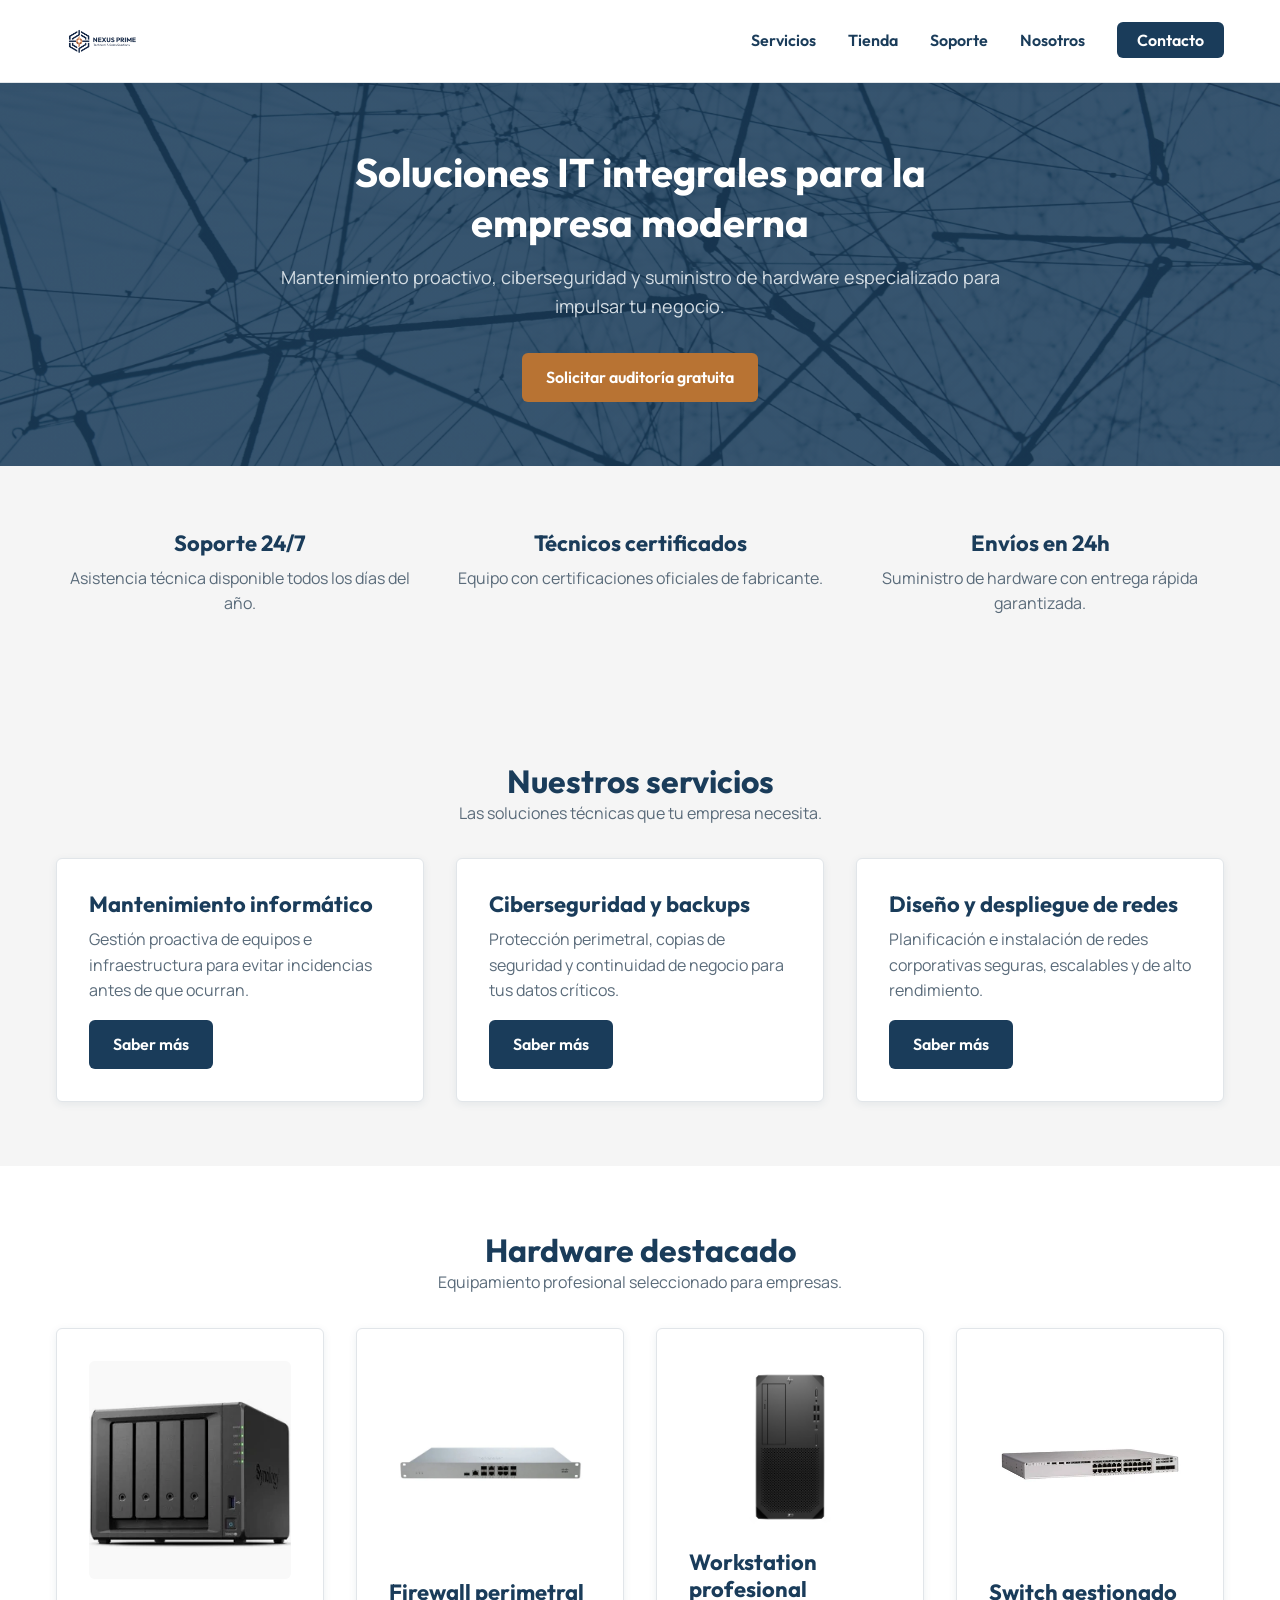
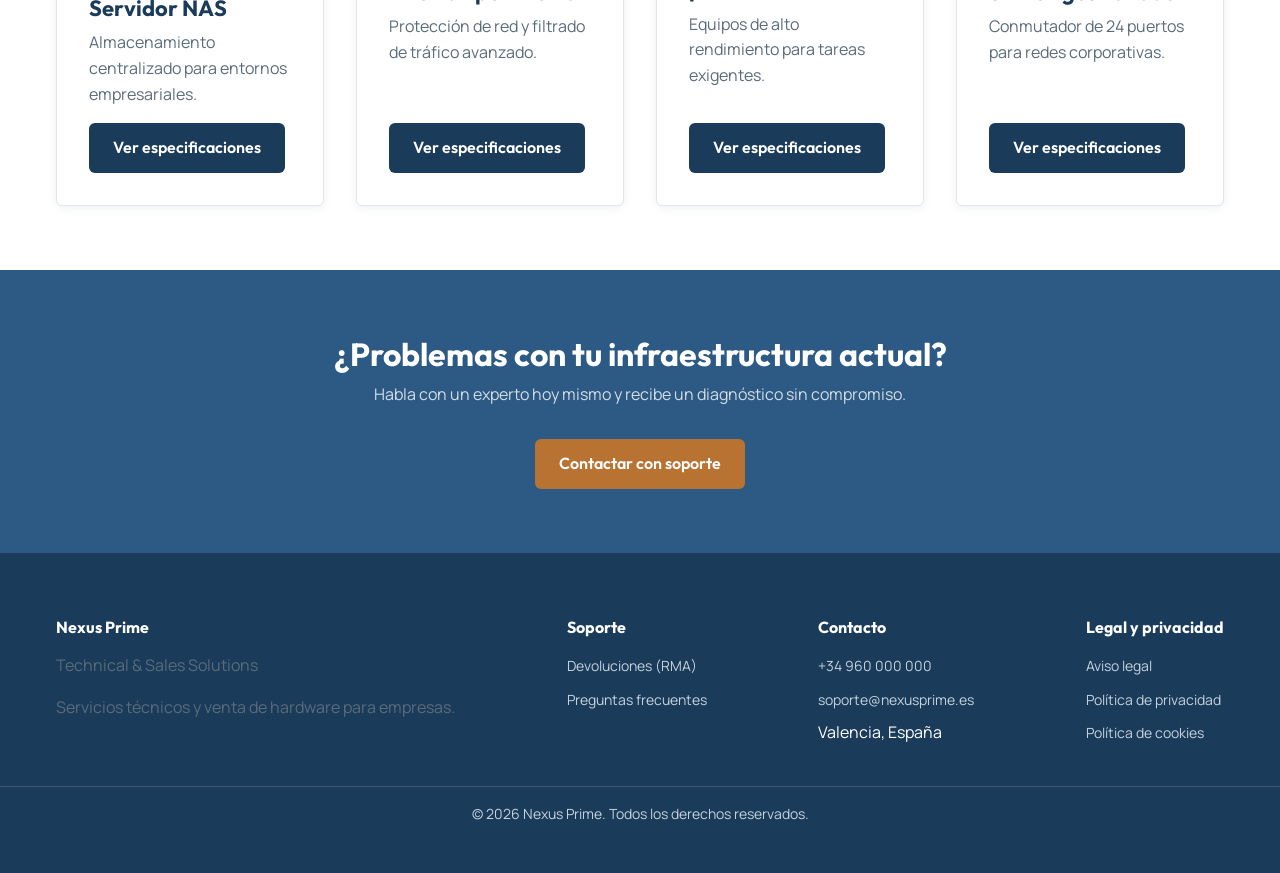
<file: index.html>
<!DOCTYPE html>
<html lang="es">
<head>

    <!-- ===== Metadatos ===== -->
    <meta charset="UTF-8">
    <meta name="viewport" content="width=device-width, initial-scale=1.0">
    <meta name="description" content="Nexus Prime - Servicios técnicos informáticos y venta de hardware para empresas. Mantenimiento, ciberseguridad, redes y suministro de equipos.">
    <title>Nexus Prime | Servicios Técnicos y Venta de Hardware</title>

    <!-- ===== Tipografías ===== -->
    <link rel="preconnect" href="https://fonts.googleapis.com">
    <link rel="preconnect" href="https://fonts.gstatic.com" crossorigin>
    <link href="https://fonts.googleapis.com/css2?family=Manrope:wght@400;500;600;700&family=Outfit:wght@400;600;700&display=swap" rel="stylesheet">

    <!-- ===== Hojas de estilo ===== -->
    <link rel="stylesheet" href="assets/css/reset.css">
    <link rel="stylesheet" href="assets/css/style.css">

</head>
<body>

    <!-- ==========================================================
         CABECERA / NAVBAR
         ========================================================== -->
    <header class="cabecera">
        <nav class="navbar" aria-label="Navegación principal">

            <a href="index.html" class="logo">
                <img src="img/logo_sin_fondo.png" alt="Nexus Prime - Technical &amp; Sales Solutions">
            </a>

            <!-- Botón hamburguesa (controlado por JavaScript en versión móvil) -->
            <button class="menu-hamburguesa" aria-label="Abrir menú de navegación" aria-expanded="false" aria-controls="nav-links">
                &#9776;
            </button>

            <ul class="nav-links" id="nav-links">
                <li><a href="servicios.html">Servicios</a></li>
                <li><a href="tienda.html">Tienda</a></li>
                <li><a href="soporte.html">Soporte</a></li>
                <li><a href="empresa.html">Nosotros</a></li>
                <li><a href="contacto.html" class="btn-contacto">Contacto</a></li>
            </ul>

        </nav>
    </header>

    <main>

        <!-- ==========================================================
             HERO
             ========================================================== -->
        <section class="hero">
            <div class="hero-contenido">
                <h1>Soluciones IT integrales para la empresa moderna</h1>
                <p class="hero-subtitulo">
                    Mantenimiento proactivo, ciberseguridad y suministro de hardware
                    especializado para impulsar tu negocio.
                </p>
                <a href="contacto.html" class="btn btn-primario">Solicitar auditoría gratuita</a>
            </div>
        </section>

        <!-- ==========================================================
             BLOQUE DE CONFIANZA
             ========================================================== -->
        <section class="seccion confianza">
            <div class="contenedor">
                <ul class="confianza-lista">
                    <li>
                        <h3>Soporte 24/7</h3>
                        <p>Asistencia técnica disponible todos los días del año.</p>
                    </li>
                    <li>
                        <h3>Técnicos certificados</h3>
                        <p>Equipo con certificaciones oficiales de fabricante.</p>
                    </li>
                    <li>
                        <h3>Envíos en 24h</h3>
                        <p>Suministro de hardware con entrega rápida garantizada.</p>
                    </li>
                </ul>
            </div>
        </section>

        <!-- ==========================================================
             SERVICIOS DESTACADOS
             ========================================================== -->
        <section class="seccion destacados">
            <div class="contenedor">

                <div class="seccion-titulo">
                    <h2>Nuestros servicios</h2>
                    <p>Las soluciones técnicas que tu empresa necesita.</p>
                </div>

                <div class="grid-tarjetas">

                    <article class="tarjeta">
                        <h3>Mantenimiento informático</h3>
                        <p>
                            Gestión proactiva de equipos e infraestructura para
                            evitar incidencias antes de que ocurran.
                        </p>
                        <a href="servicios.html" class="btn btn-secundario">Saber más</a>
                    </article>

                    <article class="tarjeta">
                        <h3>Ciberseguridad y backups</h3>
                        <p>
                            Protección perimetral, copias de seguridad y
                            continuidad de negocio para tus datos críticos.
                        </p>
                        <a href="servicios.html" class="btn btn-secundario">Saber más</a>
                    </article>

                    <article class="tarjeta">
                        <h3>Diseño y despliegue de redes</h3>
                        <p>
                            Planificación e instalación de redes corporativas
                            seguras, escalables y de alto rendimiento.
                        </p>
                        <a href="servicios.html" class="btn btn-secundario">Saber más</a>
                    </article>

                </div>
            </div>
        </section>

        <!-- ==========================================================
             PRODUCTOS DESTACADOS
             ========================================================== -->
        <section class="seccion productos">
            <div class="contenedor">

                <div class="seccion-titulo">
                    <h2>Hardware destacado</h2>
                    <p>Equipamiento profesional seleccionado para empresas.</p>
                </div>

                <div class="grid-tarjetas">

                    <article class="tarjeta tarjeta-producto">
                        <img src="img/productos/servidor.webp" alt="Servidor NAS de almacenamiento en red">
                        <h3>Servidor NAS</h3>
                        <p>Almacenamiento centralizado para entornos empresariales.</p>
                        <a href="det_productos.html?id=servidor-dell" class="btn btn-secundario">Ver especificaciones</a>
                    </article>

                    <article class="tarjeta tarjeta-producto">
                        <img src="img/productos/firewall.webp" alt="Firewall perimetral para protección de red">
                        <h3>Firewall perimetral</h3>
                        <p>Protección de red y filtrado de tráfico avanzado.</p>
                        <a href="det_productos.html?id=firewall-cisco" class="btn btn-secundario">Ver especificaciones</a>
                    </article>

                    <article class="tarjeta tarjeta-producto">
                        <img src="img/productos/workstation.webp" alt="Puesto de trabajo profesional">
                        <h3>Workstation profesional</h3>
                        <p>Equipos de alto rendimiento para tareas exigentes.</p>
                        <a href="det_productos.html?id=workstation-hp" class="btn btn-secundario">Ver especificaciones</a>
                    </article>

                    <article class="tarjeta tarjeta-producto">
                        <img src="img/productos/switch.webp" alt="Switch de red gestionado de 24 puertos">
                        <h3>Switch gestionado</h3>
                        <p>Conmutador de 24 puertos para redes corporativas.</p>
                        <a href="det_productos.html?id=switch-cisco" class="btn btn-secundario">Ver especificaciones</a>
                    </article>

                </div>
            </div>
        </section>

        <!-- ==========================================================
             PRE-FOOTER / CIERRE
             ========================================================== -->
        <section class="cierre">
            <div class="contenedor">
                <h2>¿Problemas con tu infraestructura actual?</h2>
                <p>Habla con un experto hoy mismo y recibe un diagnóstico sin compromiso.</p>
                <a href="contacto.html" class="btn btn-primario">Contactar con soporte</a>
            </div>
        </section>

    </main>

    <!-- ==========================================================
         FOOTER
         ========================================================== -->
    <footer class="footer">
        <div class="footer-contenido">

            <div class="footer-columna">
                <h4>Nexus Prime</h4>
                <p>Technical &amp; Sales Solutions</p>
                <p>Servicios técnicos y venta de hardware para empresas.</p>
            </div>

            <div class="footer-columna">
                <h4>Soporte</h4>
                <ul>
                    <li><a href="rma.html">Devoluciones (RMA)</a></li>
                    <li><a href="faq.html">Preguntas frecuentes</a></li>
                </ul>
            </div>

            <div class="footer-columna">
                <h4>Contacto</h4>
                <ul>
                    <li><a href="tel:+34960000000">+34 960 000 000</a></li>
                    <li><a href="mailto:soporte@nexusprime.es">soporte@nexusprime.es</a></li>
                    <li>Valencia, España</li>
                </ul>
            </div>

            <div class="footer-columna">
                <h4>Legal y privacidad</h4>
                <ul>
                    <li><a href="aviso-legal.html">Aviso legal</a></li>
                    <li><a href="privacidad.html">Política de privacidad</a></li>
                    <li><a href="cookies.html">Política de cookies</a></li>
                </ul>
            </div>

        </div>

        <p class="footer-marca">
            &copy; 2026 Nexus Prime. Todos los derechos reservados.
        </p>
    </footer>

    <!-- ===== Scripts ===== -->
    <script src="assets/js/main.js" defer></script>

</body>
</html>
</file>
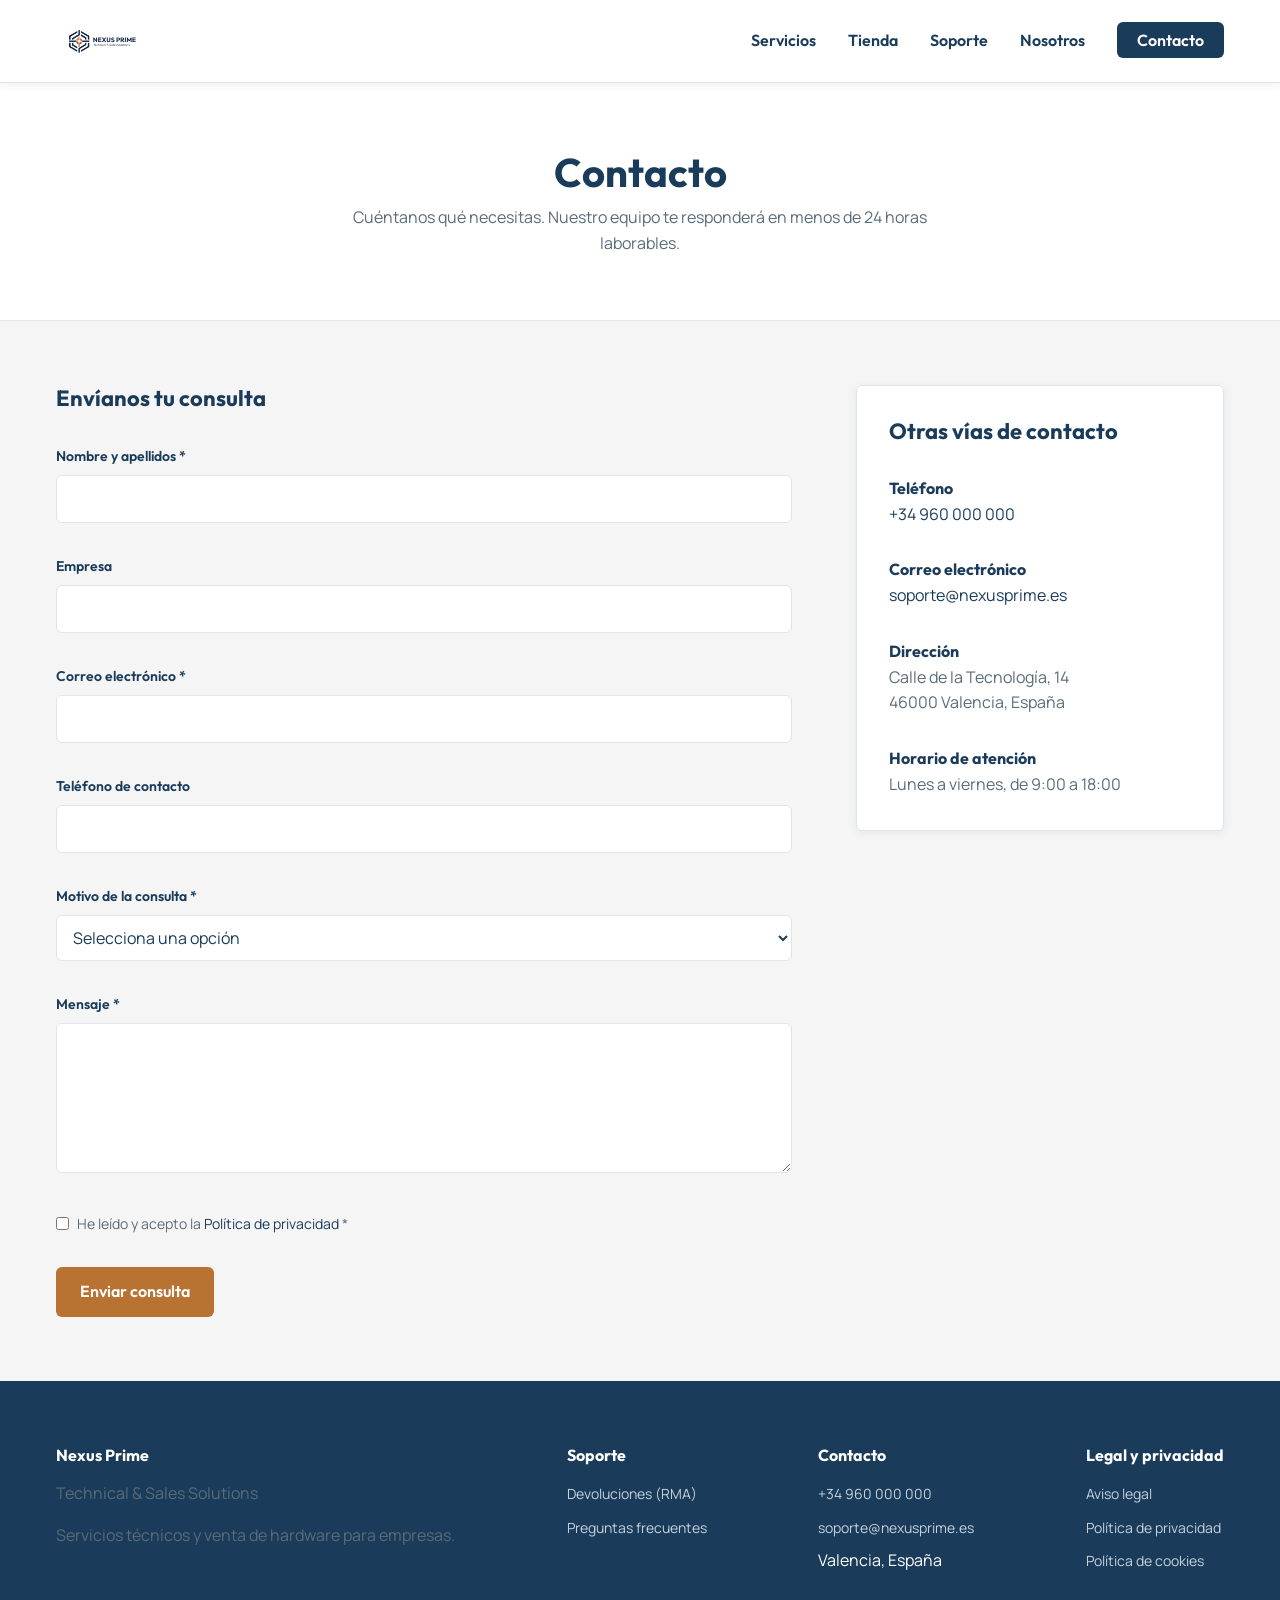
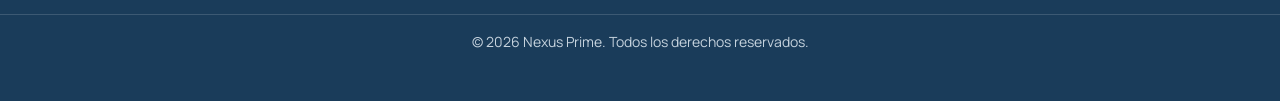
<file: contacto.html>
<!DOCTYPE html>
<html lang="es">
<head>

    <!-- ===== Metadatos ===== -->
    <meta charset="UTF-8">
    <meta name="viewport" content="width=device-width, initial-scale=1.0">
    <meta name="description" content="Contacta con Nexus Prime: soporte técnico, presupuestos y atención comercial para empresas. Respuesta en menos de 24 horas.">
    <title>Contacto | Nexus Prime</title>

    <!-- ===== Tipografías ===== -->
    <link rel="preconnect" href="https://fonts.googleapis.com">
    <link rel="preconnect" href="https://fonts.gstatic.com" crossorigin>
    <link href="https://fonts.googleapis.com/css2?family=Manrope:wght@400;500;600;700&family=Outfit:wght@400;600;700&display=swap" rel="stylesheet">

    <!-- ===== Hojas de estilo ===== -->
    <link rel="stylesheet" href="assets/css/reset.css">
    <link rel="stylesheet" href="assets/css/style.css">

</head>
<body>

    <!-- ==========================================================
         CABECERA / NAVBAR
         ========================================================== -->
    <header class="cabecera">
        <nav class="navbar" aria-label="Navegación principal">

            <a href="index.html" class="logo">
                <img src="img/logo_sin_fondo.png" alt="Nexus Prime - Technical &amp; Sales Solutions">
            </a>

            <button class="menu-hamburguesa" aria-label="Abrir menú de navegación" aria-expanded="false" aria-controls="nav-links">
                &#9776;
            </button>

            <ul class="nav-links" id="nav-links">
                <li><a href="servicios.html">Servicios</a></li>
                <li><a href="tienda.html">Tienda</a></li>
                <li><a href="soporte.html">Soporte</a></li>
                <li><a href="empresa.html">Nosotros</a></li>
                <li><a href="contacto.html" class="btn-contacto">Contacto</a></li>
            </ul>

        </nav>
    </header>

    <main>

        <!-- ==========================================================
             ENCABEZADO DE PÁGINA
             ========================================================== -->
        <section class="cabecera-pagina">
            <div class="contenedor">
                <h1>Contacto</h1>
                <p>
                    Cuéntanos qué necesitas. Nuestro equipo te responderá en
                    menos de 24 horas laborables.
                </p>
            </div>
        </section>

        <!-- ==========================================================
             FORMULARIO + DATOS DE CONTACTO
             ========================================================== -->
        <section class="seccion">
            <div class="contenedor">
                <div class="contacto-bloque">

                    <!-- ===== Formulario ===== -->
                    <div class="contacto-formulario">
                        <h2>Envíanos tu consulta</h2>

                        <form id="form-contacto" novalidate>

                            <div class="campo">
                                <label for="nombre">Nombre y apellidos *</label>
                                <input type="text" id="nombre" name="nombre" required>
                            </div>

                            <div class="campo">
                                <label for="empresa">Empresa</label>
                                <input type="text" id="empresa" name="empresa">
                            </div>

                            <div class="campo">
                                <label for="email">Correo electrónico *</label>
                                <input type="email" id="email" name="email" required>
                            </div>

                            <div class="campo">
                                <label for="telefono">Teléfono de contacto</label>
                                <input type="tel" id="telefono" name="telefono">
                            </div>

                            <div class="campo">
                                <label for="departamento">Motivo de la consulta *</label>
                                <select id="departamento" name="departamento" required>
                                    <option value="">Selecciona una opción</option>
                                    <option value="soporte">Soporte técnico</option>
                                    <option value="ventas">Presupuestos / Ventas</option>
                                    <option value="facturacion">Facturación</option>
                                    <option value="otros">Otros</option>
                                </select>
                            </div>

                            <div class="campo">
                                <label for="mensaje">Mensaje *</label>
                                <textarea id="mensaje" name="mensaje" rows="5" required></textarea>
                            </div>

                            <div class="campo campo-checkbox">
                                <input type="checkbox" id="politicas" name="politicas" required>
                                <label for="politicas">
                                    He leído y acepto la
                                    <a href="privacidad.html">Política de privacidad</a> *
                                </label>
                            </div>

                            <button type="submit" class="btn btn-primario">Enviar consulta</button>

                        </form>
                    </div>

                    <!-- ===== Mensaje de confirmación (oculto hasta el envío correcto) ===== -->
                    <div class="contacto-confirmacion" id="confirmacion" hidden>
                        <h2>Solicitud registrada correctamente</h2>
                        <p>
                            Se ha generado el ticket de seguimiento
                            <strong>#TK-8472</strong>. Nuestro equipo evaluará tu
                            petición y se pondrá en contacto contigo en un plazo
                            máximo de 24 horas laborables.
                        </p>
                        <p>Gracias por confiar en Nexus Prime.</p>
                    </div>

                    <!-- ===== Datos de contacto ===== -->
                    <aside class="contacto-datos">
                        <h2>Otras vías de contacto</h2>

                        <div class="dato">
                            <h3>Teléfono</h3>
                            <p><a href="tel:+34960000000">+34 960 000 000</a></p>
                        </div>

                        <div class="dato">
                            <h3>Correo electrónico</h3>
                            <p><a href="mailto:soporte@nexusprime.es">soporte@nexusprime.es</a></p>
                        </div>

                        <div class="dato">
                            <h3>Dirección</h3>
                            <p>Calle de la Tecnología, 14<br>46000 Valencia, España</p>
                        </div>

                        <div class="dato">
                            <h3>Horario de atención</h3>
                            <p>Lunes a viernes, de 9:00 a 18:00</p>
                        </div>
                    </aside>

                </div>
            </div>
        </section>

    </main>

    <!-- ==========================================================
         FOOTER
         ========================================================== -->
    <footer class="footer">
        <div class="footer-contenido">

            <div class="footer-columna">
                <h4>Nexus Prime</h4>
                <p>Technical &amp; Sales Solutions</p>
                <p>Servicios técnicos y venta de hardware para empresas.</p>
            </div>

            <div class="footer-columna">
                <h4>Soporte</h4>
                <ul>
                    <li><a href="rma.html">Devoluciones (RMA)</a></li>
                    <li><a href="faq.html">Preguntas frecuentes</a></li>
                </ul>
            </div>

            <div class="footer-columna">
                <h4>Contacto</h4>
                <ul>
                    <li><a href="tel:+34960000000">+34 960 000 000</a></li>
                    <li><a href="mailto:soporte@nexusprime.es">soporte@nexusprime.es</a></li>
                    <li>Valencia, España</li>
                </ul>
            </div>

            <div class="footer-columna">
                <h4>Legal y privacidad</h4>
                <ul>
                    <li><a href="aviso-legal.html">Aviso legal</a></li>
                    <li><a href="privacidad.html">Política de privacidad</a></li>
                    <li><a href="cookies.html">Política de cookies</a></li>
                </ul>
            </div>

        </div>

        <p class="footer-marca">
            &copy; 2026 Nexus Prime. Todos los derechos reservados.
        </p>
    </footer>

    <!-- ===== Scripts ===== -->
    <script src="assets/js/main.js" defer></script>

</body>
</html>
</file>
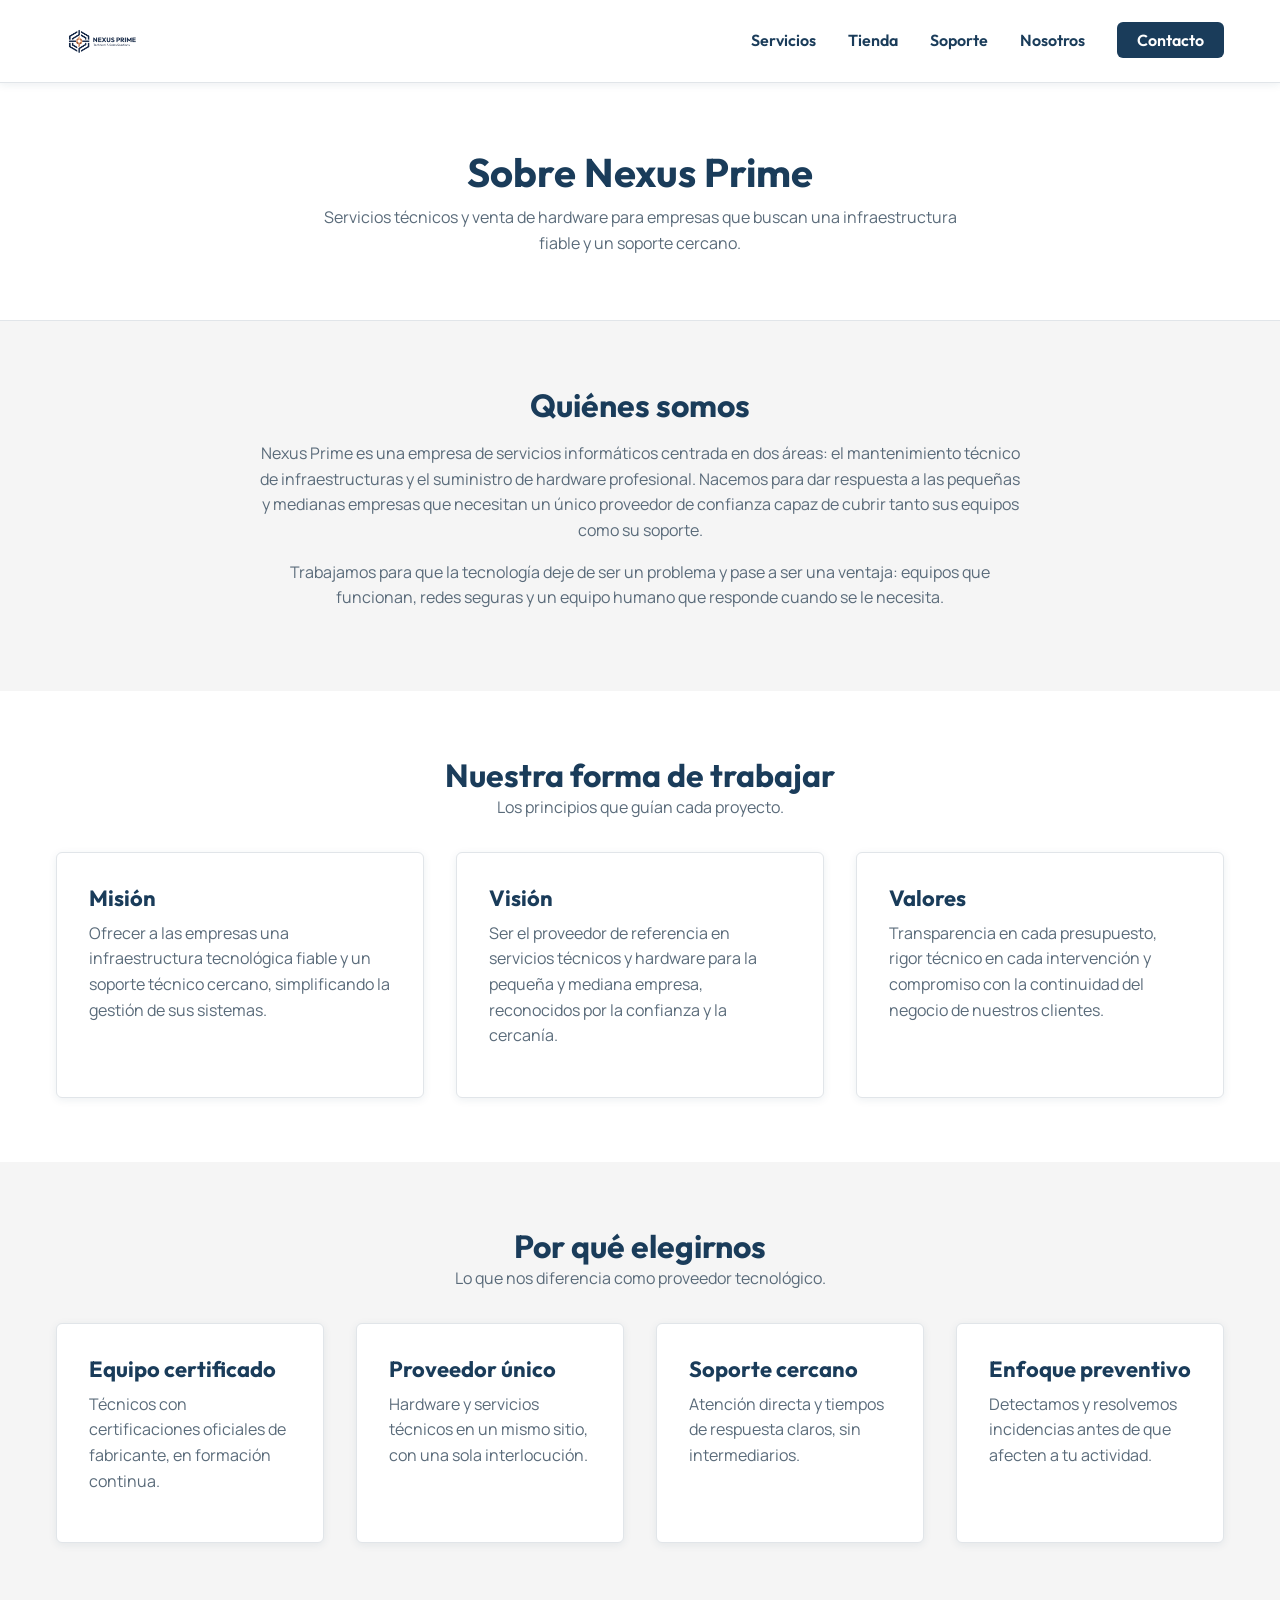
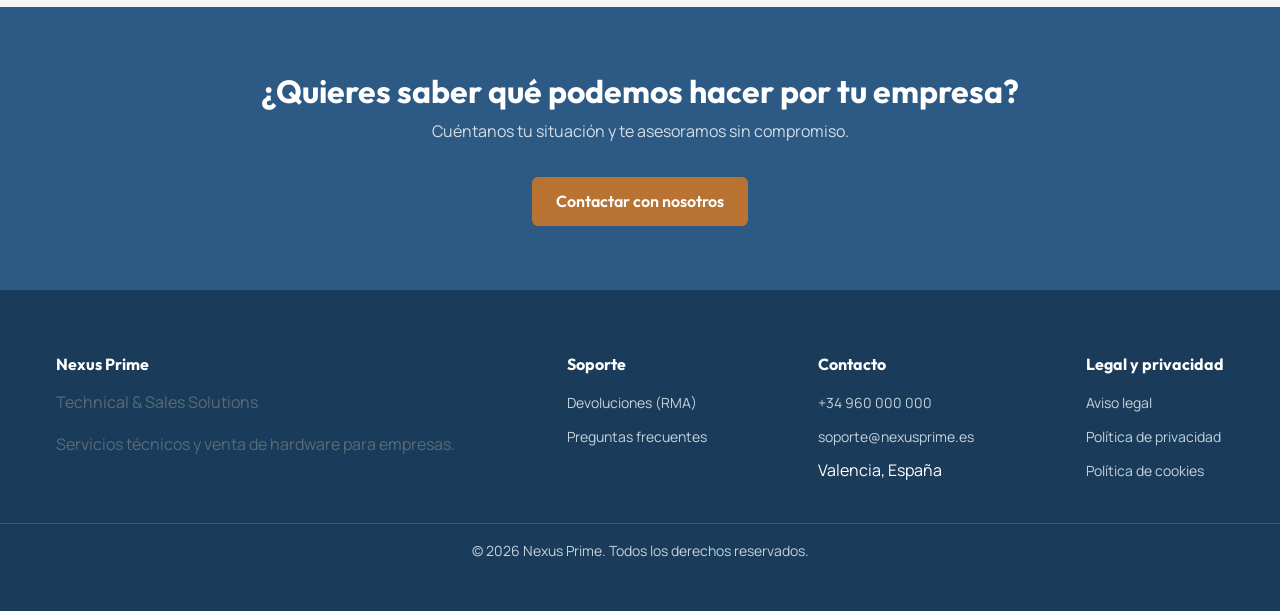
<file: empresa.html>
<!DOCTYPE html>
<html lang="es">
<head>

    <!-- ===== Metadatos ===== -->
    <meta charset="UTF-8">
    <meta name="viewport" content="width=device-width, initial-scale=1.0">
    <meta name="description" content="Conoce Nexus Prime: empresa de servicios técnicos informáticos y venta de hardware para empresas. Experiencia, equipo certificado y compromiso con el cliente.">
    <title>Nosotros | Nexus Prime</title>

    <!-- ===== Tipografías ===== -->
    <link rel="preconnect" href="https://fonts.googleapis.com">
    <link rel="preconnect" href="https://fonts.gstatic.com" crossorigin>
    <link href="https://fonts.googleapis.com/css2?family=Manrope:wght@400;500;600;700&family=Outfit:wght@400;600;700&display=swap" rel="stylesheet">

    <!-- ===== Hojas de estilo ===== -->
    <link rel="stylesheet" href="assets/css/reset.css">
    <link rel="stylesheet" href="assets/css/style.css">

</head>
<body>

    <!-- ==========================================================
         CABECERA / NAVBAR
         ========================================================== -->
    <header class="cabecera">
        <nav class="navbar" aria-label="Navegación principal">

            <a href="index.html" class="logo">
                <img src="img/logo_sin_fondo.png" alt="Nexus Prime - Technical &amp; Sales Solutions">
            </a>

            <button class="menu-hamburguesa" aria-label="Abrir menú de navegación" aria-expanded="false" aria-controls="nav-links">
                &#9776;
            </button>

            <ul class="nav-links" id="nav-links">
                <li><a href="servicios.html">Servicios</a></li>
                <li><a href="tienda.html">Tienda</a></li>
                <li><a href="soporte.html">Soporte</a></li>
                <li><a href="empresa.html">Nosotros</a></li>
                <li><a href="contacto.html" class="btn-contacto">Contacto</a></li>
            </ul>

        </nav>
    </header>

    <main>

        <!-- ==========================================================
             ENCABEZADO DE PÁGINA
             ========================================================== -->
        <section class="cabecera-pagina">
            <div class="contenedor">
                <h1>Sobre Nexus Prime</h1>
                <p>
                    Servicios técnicos y venta de hardware para empresas que
                    buscan una infraestructura fiable y un soporte cercano.
                </p>
            </div>
        </section>

        <!-- ==========================================================
             QUIÉNES SOMOS
             ========================================================== -->
        <section class="seccion">
            <div class="contenedor">
                <div class="empresa-intro">
                    <h2>Quiénes somos</h2>
                    <p>
                        Nexus Prime es una empresa de servicios informáticos
                        centrada en dos áreas: el mantenimiento técnico de
                        infraestructuras y el suministro de hardware profesional.
                        Nacemos para dar respuesta a las pequeñas y medianas
                        empresas que necesitan un único proveedor de confianza
                        capaz de cubrir tanto sus equipos como su soporte.
                    </p>
                    <p>
                        Trabajamos para que la tecnología deje de ser un problema
                        y pase a ser una ventaja: equipos que funcionan, redes
                        seguras y un equipo humano que responde cuando se le
                        necesita.
                    </p>
                </div>
            </div>
        </section>

        <!-- ==========================================================
             MISIÓN, VISIÓN Y VALORES
             ========================================================== -->
        <section class="seccion productos">
            <div class="contenedor">

                <div class="seccion-titulo">
                    <h2>Nuestra forma de trabajar</h2>
                    <p>Los principios que guían cada proyecto.</p>
                </div>

                <div class="grid-tarjetas">

                    <article class="tarjeta">
                        <h3>Misión</h3>
                        <p>
                            Ofrecer a las empresas una infraestructura
                            tecnológica fiable y un soporte técnico cercano,
                            simplificando la gestión de sus sistemas.
                        </p>
                    </article>

                    <article class="tarjeta">
                        <h3>Visión</h3>
                        <p>
                            Ser el proveedor de referencia en servicios técnicos
                            y hardware para la pequeña y mediana empresa,
                            reconocidos por la confianza y la cercanía.
                        </p>
                    </article>

                    <article class="tarjeta">
                        <h3>Valores</h3>
                        <p>
                            Transparencia en cada presupuesto, rigor técnico en
                            cada intervención y compromiso con la continuidad
                            del negocio de nuestros clientes.
                        </p>
                    </article>

                </div>
            </div>
        </section>

        <!-- ==========================================================
             POR QUÉ ELEGIRNOS
             ========================================================== -->
        <section class="seccion">
            <div class="contenedor">

                <div class="seccion-titulo">
                    <h2>Por qué elegirnos</h2>
                    <p>Lo que nos diferencia como proveedor tecnológico.</p>
                </div>

                <div class="grid-tarjetas">

                    <article class="tarjeta">
                        <h3>Equipo certificado</h3>
                        <p>
                            Técnicos con certificaciones oficiales de
                            fabricante, en formación continua.
                        </p>
                    </article>

                    <article class="tarjeta">
                        <h3>Proveedor único</h3>
                        <p>
                            Hardware y servicios técnicos en un mismo sitio,
                            con una sola interlocución.
                        </p>
                    </article>

                    <article class="tarjeta">
                        <h3>Soporte cercano</h3>
                        <p>
                            Atención directa y tiempos de respuesta claros,
                            sin intermediarios.
                        </p>
                    </article>

                    <article class="tarjeta">
                        <h3>Enfoque preventivo</h3>
                        <p>
                            Detectamos y resolvemos incidencias antes de que
                            afecten a tu actividad.
                        </p>
                    </article>

                </div>
            </div>
        </section>

        <!-- ==========================================================
             PRE-FOOTER / CIERRE
             ========================================================== -->
        <section class="cierre">
            <div class="contenedor">
                <h2>¿Quieres saber qué podemos hacer por tu empresa?</h2>
                <p>Cuéntanos tu situación y te asesoramos sin compromiso.</p>
                <a href="contacto.html" class="btn btn-primario">Contactar con nosotros</a>
            </div>
        </section>

    </main>

    <!-- ==========================================================
         FOOTER
         ========================================================== -->
    <footer class="footer">
        <div class="footer-contenido">

            <div class="footer-columna">
                <h4>Nexus Prime</h4>
                <p>Technical &amp; Sales Solutions</p>
                <p>Servicios técnicos y venta de hardware para empresas.</p>
            </div>

            <div class="footer-columna">
                <h4>Soporte</h4>
                <ul>
                    <li><a href="rma.html">Devoluciones (RMA)</a></li>
                    <li><a href="faq.html">Preguntas frecuentes</a></li>
                </ul>
            </div>

            <div class="footer-columna">
                <h4>Contacto</h4>
                <ul>
                    <li><a href="tel:+34960000000">+34 960 000 000</a></li>
                    <li><a href="mailto:soporte@nexusprime.es">soporte@nexusprime.es</a></li>
                    <li>Valencia, España</li>
                </ul>
            </div>

            <div class="footer-columna">
                <h4>Legal y privacidad</h4>
                <ul>
                    <li><a href="aviso-legal.html">Aviso legal</a></li>
                    <li><a href="privacidad.html">Política de privacidad</a></li>
                    <li><a href="cookies.html">Política de cookies</a></li>
                </ul>
            </div>

        </div>

        <p class="footer-marca">
            &copy; 2026 Nexus Prime. Todos los derechos reservados.
        </p>
    </footer>

    <!-- ===== Scripts ===== -->
    <script src="assets/js/main.js" defer></script>

</body>
</html>
</file>
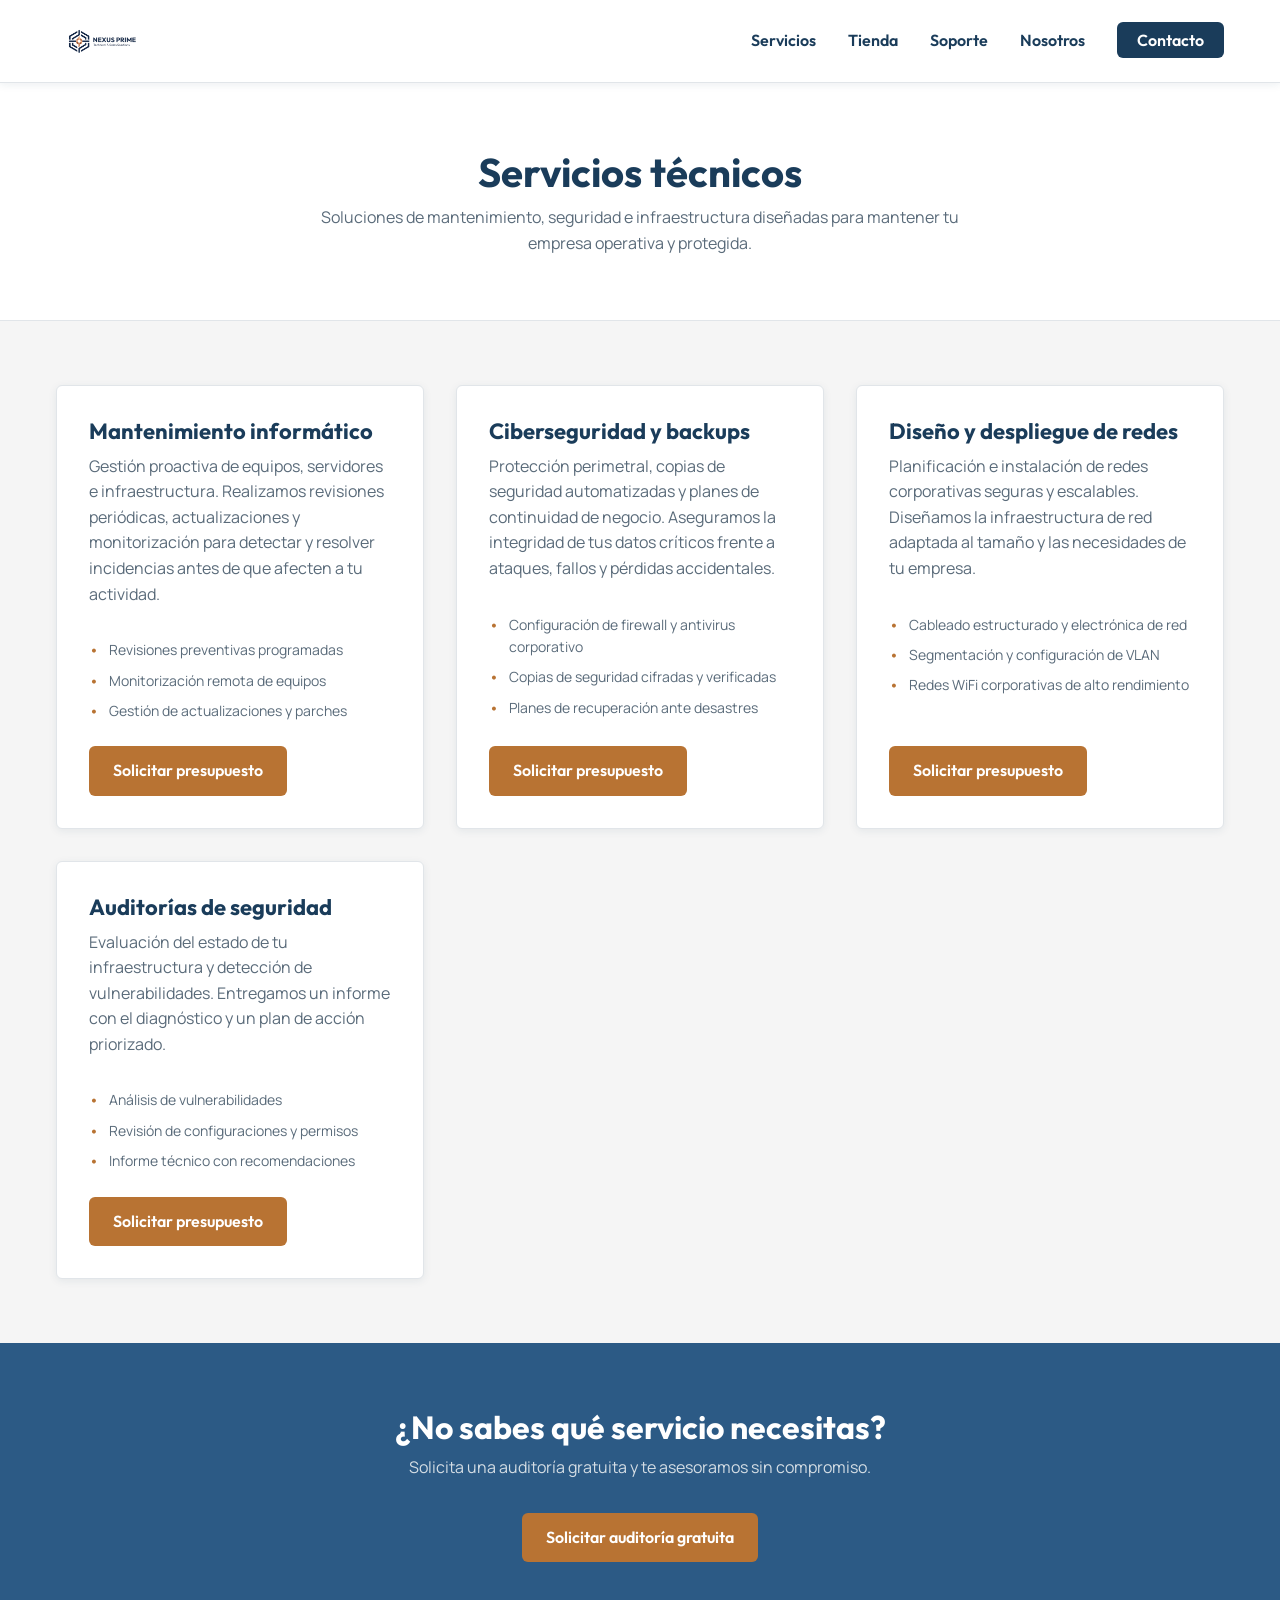
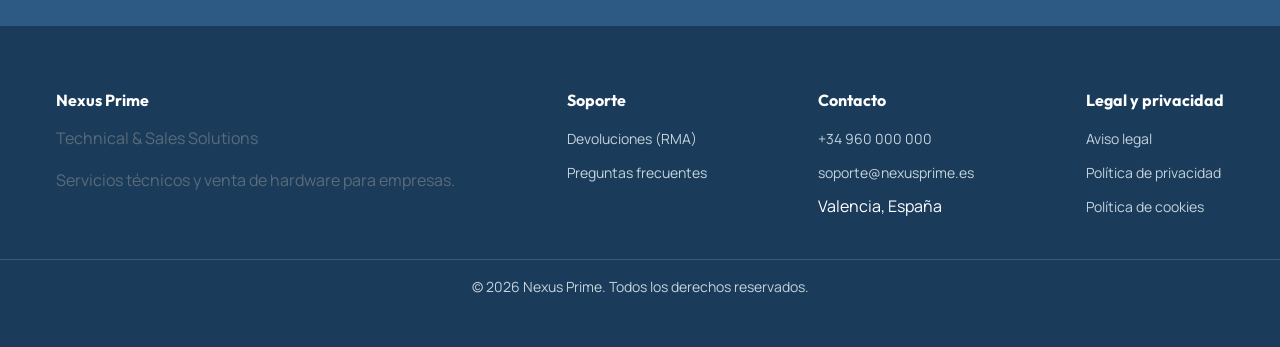
<file: servicios.html>
<!DOCTYPE html>
<html lang="es">
<head>

    <!-- ===== Metadatos ===== -->
    <meta charset="UTF-8">
    <meta name="viewport" content="width=device-width, initial-scale=1.0">
    <meta name="description" content="Servicios técnicos de Nexus Prime: mantenimiento informático, ciberseguridad, copias de seguridad y diseño de redes corporativas para empresas.">
    <title>Servicios Técnicos | Nexus Prime</title>

    <!-- ===== Tipografías ===== -->
    <link rel="preconnect" href="https://fonts.googleapis.com">
    <link rel="preconnect" href="https://fonts.gstatic.com" crossorigin>
    <link href="https://fonts.googleapis.com/css2?family=Manrope:wght@400;500;600;700&family=Outfit:wght@400;600;700&display=swap" rel="stylesheet">

    <!-- ===== Hojas de estilo ===== -->
    <link rel="stylesheet" href="assets/css/reset.css">
    <link rel="stylesheet" href="assets/css/style.css">

</head>
<body>

    <!-- ==========================================================
         CABECERA / NAVBAR
         ========================================================== -->
    <header class="cabecera">
        <nav class="navbar" aria-label="Navegación principal">

            <a href="index.html" class="logo">
                <img src="img/logo_sin_fondo.png" alt="Nexus Prime - Technical &amp; Sales Solutions">
            </a>

            <button class="menu-hamburguesa" aria-label="Abrir menú de navegación" aria-expanded="false" aria-controls="nav-links">
                &#9776;
            </button>

            <ul class="nav-links" id="nav-links">
                <li><a href="servicios.html">Servicios</a></li>
                <li><a href="tienda.html">Tienda</a></li>
                <li><a href="soporte.html">Soporte</a></li>
                <li><a href="empresa.html">Nosotros</a></li>
                <li><a href="contacto.html" class="btn-contacto">Contacto</a></li>
            </ul>

        </nav>
    </header>

    <main>

        <!-- ==========================================================
             ENCABEZADO DE PÁGINA
             ========================================================== -->
        <section class="cabecera-pagina">
            <div class="contenedor">
                <h1>Servicios técnicos</h1>
                <p>
                    Soluciones de mantenimiento, seguridad e infraestructura
                    diseñadas para mantener tu empresa operativa y protegida.
                </p>
            </div>
        </section>

        <!-- ==========================================================
             LISTADO DE SERVICIOS
             ========================================================== -->
        <section class="seccion">
            <div class="contenedor">
                <div class="lista-servicios">

                    <article class="servicio">
                        <h2>Mantenimiento informático</h2>
                        <p>
                            Gestión proactiva de equipos, servidores e
                            infraestructura. Realizamos revisiones periódicas,
                            actualizaciones y monitorización para detectar y
                            resolver incidencias antes de que afecten a tu
                            actividad.
                        </p>
                        <ul class="servicio-detalles">
                            <li>Revisiones preventivas programadas</li>
                            <li>Monitorización remota de equipos</li>
                            <li>Gestión de actualizaciones y parches</li>
                        </ul>
                        <a href="contacto.html" class="btn btn-primario">Solicitar presupuesto</a>
                    </article>

                    <article class="servicio">
                        <h2>Ciberseguridad y backups</h2>
                        <p>
                            Protección perimetral, copias de seguridad
                            automatizadas y planes de continuidad de negocio.
                            Aseguramos la integridad de tus datos críticos
                            frente a ataques, fallos y pérdidas accidentales.
                        </p>
                        <ul class="servicio-detalles">
                            <li>Configuración de firewall y antivirus corporativo</li>
                            <li>Copias de seguridad cifradas y verificadas</li>
                            <li>Planes de recuperación ante desastres</li>
                        </ul>
                        <a href="contacto.html" class="btn btn-primario">Solicitar presupuesto</a>
                    </article>

                    <article class="servicio">
                        <h2>Diseño y despliegue de redes</h2>
                        <p>
                            Planificación e instalación de redes corporativas
                            seguras y escalables. Diseñamos la infraestructura
                            de red adaptada al tamaño y las necesidades de tu
                            empresa.
                        </p>
                        <ul class="servicio-detalles">
                            <li>Cableado estructurado y electrónica de red</li>
                            <li>Segmentación y configuración de VLAN</li>
                            <li>Redes WiFi corporativas de alto rendimiento</li>
                        </ul>
                        <a href="contacto.html" class="btn btn-primario">Solicitar presupuesto</a>
                    </article>

                    <article class="servicio">
                        <h2>Auditorías de seguridad</h2>
                        <p>
                            Evaluación del estado de tu infraestructura y
                            detección de vulnerabilidades. Entregamos un informe
                            con el diagnóstico y un plan de acción priorizado.
                        </p>
                        <ul class="servicio-detalles">
                            <li>Análisis de vulnerabilidades</li>
                            <li>Revisión de configuraciones y permisos</li>
                            <li>Informe técnico con recomendaciones</li>
                        </ul>
                        <a href="contacto.html" class="btn btn-primario">Solicitar presupuesto</a>
                    </article>

                </div>
            </div>
        </section>

        <!-- ==========================================================
             PRE-FOOTER / CIERRE
             ========================================================== -->
        <section class="cierre">
            <div class="contenedor">
                <h2>¿No sabes qué servicio necesitas?</h2>
                <p>Solicita una auditoría gratuita y te asesoramos sin compromiso.</p>
                <a href="contacto.html" class="btn btn-primario">Solicitar auditoría gratuita</a>
            </div>
        </section>

    </main>

    <!-- ==========================================================
         FOOTER
         ========================================================== -->
    <footer class="footer">
        <div class="footer-contenido">

            <div class="footer-columna">
                <h4>Nexus Prime</h4>
                <p>Technical &amp; Sales Solutions</p>
                <p>Servicios técnicos y venta de hardware para empresas.</p>
            </div>

            <div class="footer-columna">
                <h4>Soporte</h4>
                <ul>
                    <li><a href="rma.html">Devoluciones (RMA)</a></li>
                    <li><a href="faq.html">Preguntas frecuentes</a></li>
                </ul>
            </div>

            <div class="footer-columna">
                <h4>Contacto</h4>
                <ul>
                    <li><a href="tel:+34960000000">+34 960 000 000</a></li>
                    <li><a href="mailto:soporte@nexusprime.es">soporte@nexusprime.es</a></li>
                    <li>Valencia, España</li>
                </ul>
            </div>

            <div class="footer-columna">
                <h4>Legal y privacidad</h4>
                <ul>
                    <li><a href="aviso-legal.html">Aviso legal</a></li>
                    <li><a href="privacidad.html">Política de privacidad</a></li>
                    <li><a href="cookies.html">Política de cookies</a></li>
                </ul>
            </div>

        </div>

        <p class="footer-marca">
            &copy; 2026 Nexus Prime. Todos los derechos reservados.
        </p>
    </footer>

    <!-- ===== Scripts ===== -->
    <script src="assets/js/main.js" defer></script>

</body>
</html>
</file>
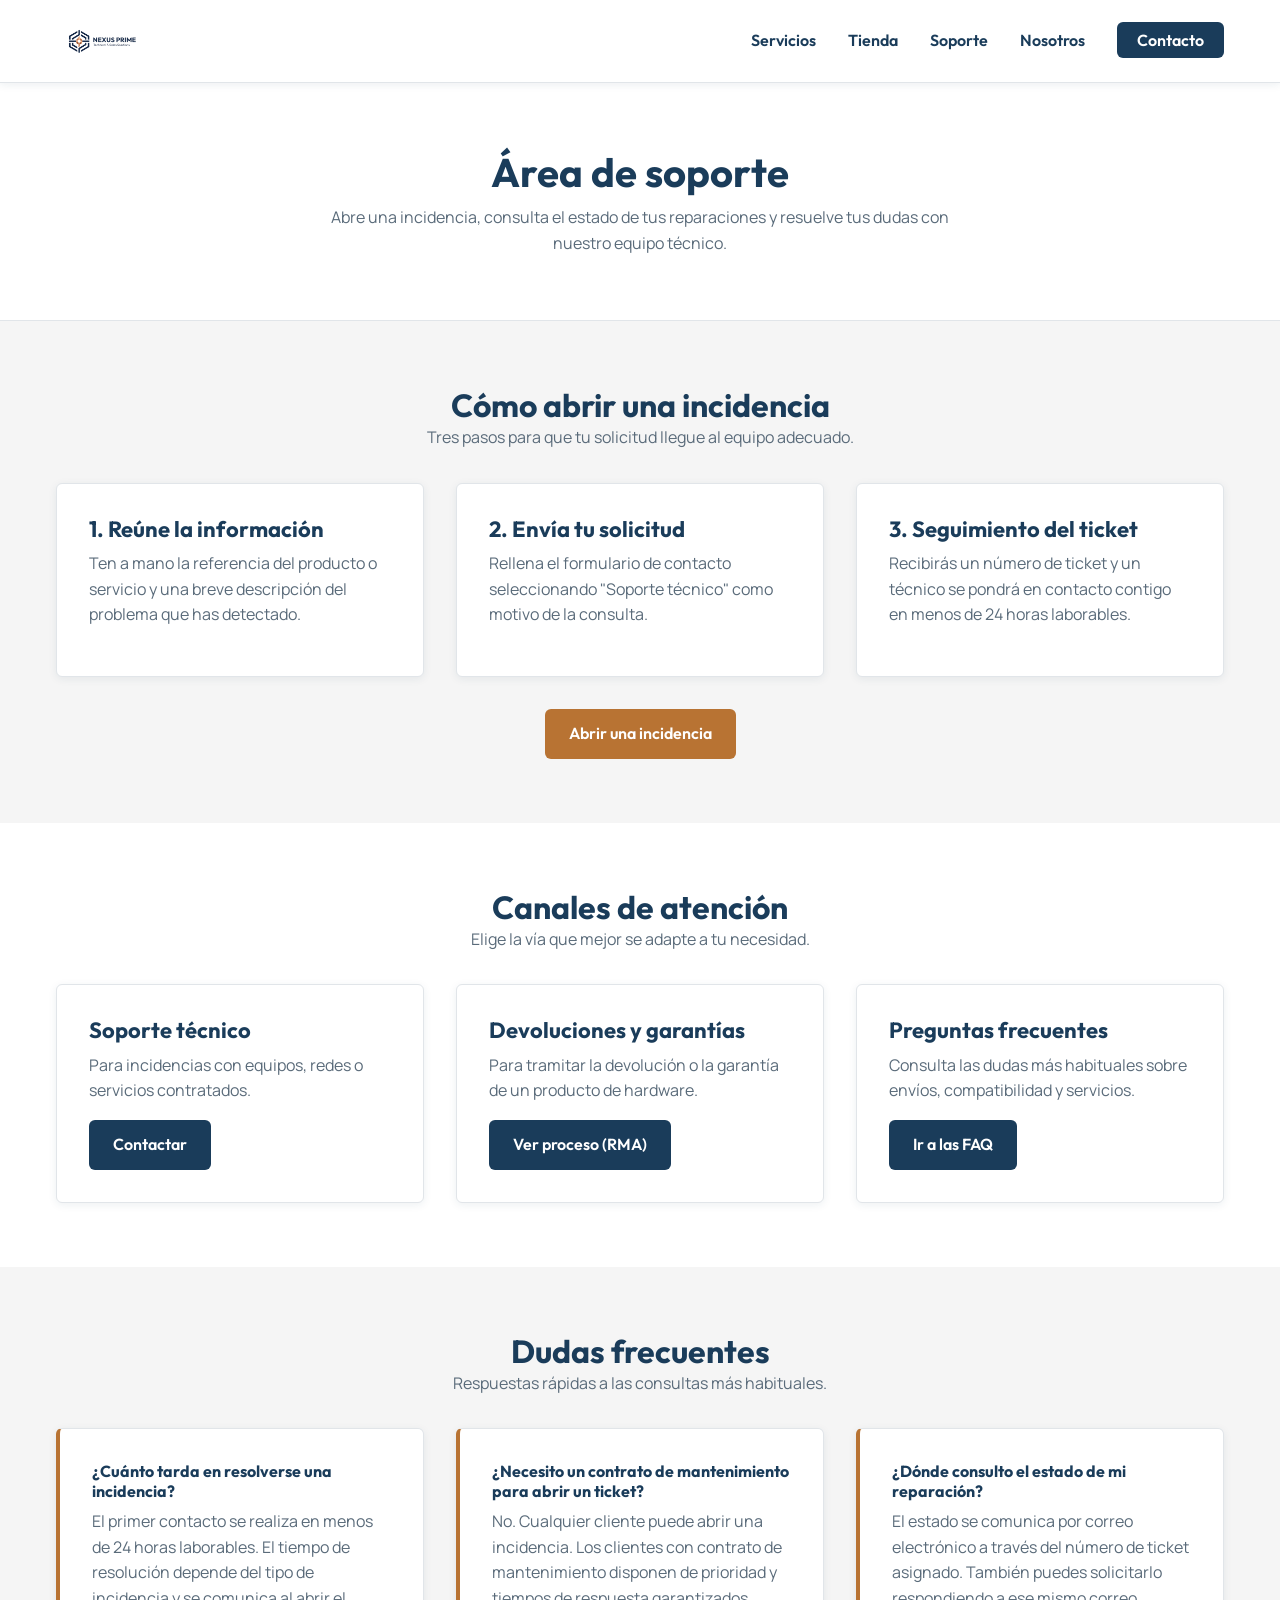
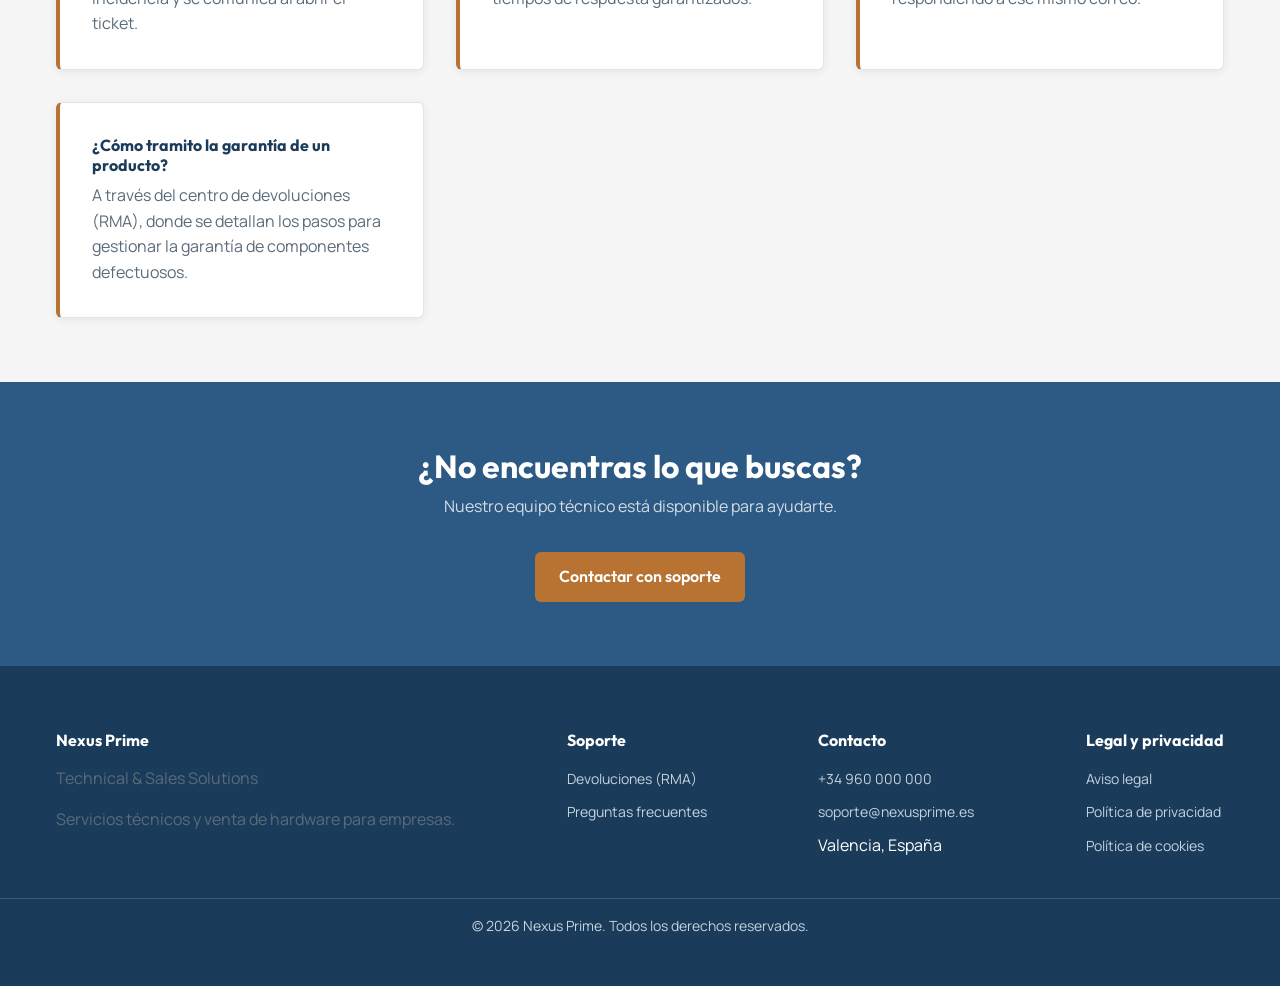
<file: soporte.html>
<!DOCTYPE html>
<html lang="es">
<head>

    <!-- ===== Metadatos ===== -->
    <meta charset="UTF-8">
    <meta name="viewport" content="width=device-width, initial-scale=1.0">
    <meta name="description" content="Área de soporte de Nexus Prime: abre incidencias, consulta el estado de tus reparaciones y resuelve dudas frecuentes sobre nuestros servicios y hardware.">
    <title>Soporte | Nexus Prime</title>

    <!-- ===== Tipografías ===== -->
    <link rel="preconnect" href="https://fonts.googleapis.com">
    <link rel="preconnect" href="https://fonts.gstatic.com" crossorigin>
    <link href="https://fonts.googleapis.com/css2?family=Manrope:wght@400;500;600;700&family=Outfit:wght@400;600;700&display=swap" rel="stylesheet">

    <!-- ===== Hojas de estilo ===== -->
    <link rel="stylesheet" href="assets/css/reset.css">
    <link rel="stylesheet" href="assets/css/style.css">

</head>
<body>

    <!-- ==========================================================
         CABECERA / NAVBAR
         ========================================================== -->
    <header class="cabecera">
        <nav class="navbar" aria-label="Navegación principal">

            <a href="index.html" class="logo">
                <img src="img/logo_sin_fondo.png" alt="Nexus Prime - Technical &amp; Sales Solutions">
            </a>

            <button class="menu-hamburguesa" aria-label="Abrir menú de navegación" aria-expanded="false" aria-controls="nav-links">
                &#9776;
            </button>

            <ul class="nav-links" id="nav-links">
                <li><a href="servicios.html">Servicios</a></li>
                <li><a href="tienda.html">Tienda</a></li>
                <li><a href="soporte.html">Soporte</a></li>
                <li><a href="empresa.html">Nosotros</a></li>
                <li><a href="contacto.html" class="btn-contacto">Contacto</a></li>
            </ul>

        </nav>
    </header>

    <main>

        <!-- ==========================================================
             ENCABEZADO DE PÁGINA
             ========================================================== -->
        <section class="cabecera-pagina">
            <div class="contenedor">
                <h1>Área de soporte</h1>
                <p>
                    Abre una incidencia, consulta el estado de tus reparaciones
                    y resuelve tus dudas con nuestro equipo técnico.
                </p>
            </div>
        </section>

        <!-- ==========================================================
             CÓMO ABRIR UNA INCIDENCIA
             ========================================================== -->
        <section class="seccion">
            <div class="contenedor">

                <div class="seccion-titulo">
                    <h2>Cómo abrir una incidencia</h2>
                    <p>Tres pasos para que tu solicitud llegue al equipo adecuado.</p>
                </div>

                <div class="grid-tarjetas">

                    <article class="tarjeta">
                        <h3>1. Reúne la información</h3>
                        <p>
                            Ten a mano la referencia del producto o servicio y
                            una breve descripción del problema que has detectado.
                        </p>
                    </article>

                    <article class="tarjeta">
                        <h3>2. Envía tu solicitud</h3>
                        <p>
                            Rellena el formulario de contacto seleccionando
                            "Soporte técnico" como motivo de la consulta.
                        </p>
                    </article>

                    <article class="tarjeta">
                        <h3>3. Seguimiento del ticket</h3>
                        <p>
                            Recibirás un número de ticket y un técnico se pondrá
                            en contacto contigo en menos de 24 horas laborables.
                        </p>
                    </article>

                </div>

                <div class="soporte-cta">
                    <a href="contacto.html" class="btn btn-primario">Abrir una incidencia</a>
                </div>
            </div>
        </section>

        <!-- ==========================================================
             CANALES DE SOPORTE
             ========================================================== -->
        <section class="seccion productos">
            <div class="contenedor">

                <div class="seccion-titulo">
                    <h2>Canales de atención</h2>
                    <p>Elige la vía que mejor se adapte a tu necesidad.</p>
                </div>

                <div class="grid-tarjetas">

                    <article class="tarjeta">
                        <h3>Soporte técnico</h3>
                        <p>
                            Para incidencias con equipos, redes o servicios
                            contratados.
                        </p>
                        <a href="contacto.html" class="btn btn-secundario">Contactar</a>
                    </article>

                    <article class="tarjeta">
                        <h3>Devoluciones y garantías</h3>
                        <p>
                            Para tramitar la devolución o la garantía de un
                            producto de hardware.
                        </p>
                        <a href="rma.html" class="btn btn-secundario">Ver proceso (RMA)</a>
                    </article>

                    <article class="tarjeta">
                        <h3>Preguntas frecuentes</h3>
                        <p>
                            Consulta las dudas más habituales sobre envíos,
                            compatibilidad y servicios.
                        </p>
                        <a href="faq.html" class="btn btn-secundario">Ir a las FAQ</a>
                    </article>

                </div>
            </div>
        </section>

        <!-- ==========================================================
             DUDAS FRECUENTES RÁPIDAS
             ========================================================== -->
        <section class="seccion">
            <div class="contenedor">

                <div class="seccion-titulo">
                    <h2>Dudas frecuentes</h2>
                    <p>Respuestas rápidas a las consultas más habituales.</p>
                </div>

                <div class="soporte-faq">

                    <article class="faq-item">
                        <h3>¿Cuánto tarda en resolverse una incidencia?</h3>
                        <p>
                            El primer contacto se realiza en menos de 24 horas
                            laborables. El tiempo de resolución depende del tipo
                            de incidencia y se comunica al abrir el ticket.
                        </p>
                    </article>

                    <article class="faq-item">
                        <h3>¿Necesito un contrato de mantenimiento para abrir un ticket?</h3>
                        <p>
                            No. Cualquier cliente puede abrir una incidencia. Los
                            clientes con contrato de mantenimiento disponen de
                            prioridad y tiempos de respuesta garantizados.
                        </p>
                    </article>

                    <article class="faq-item">
                        <h3>¿Dónde consulto el estado de mi reparación?</h3>
                        <p>
                            El estado se comunica por correo electrónico a través
                            del número de ticket asignado. También puedes
                            solicitarlo respondiendo a ese mismo correo.
                        </p>
                    </article>

                    <article class="faq-item">
                        <h3>¿Cómo tramito la garantía de un producto?</h3>
                        <p>
                            A través del centro de devoluciones (RMA), donde se
                            detallan los pasos para gestionar la garantía de
                            componentes defectuosos.
                        </p>
                    </article>

                </div>
            </div>
        </section>

        <!-- ==========================================================
             PRE-FOOTER / CIERRE
             ========================================================== -->
        <section class="cierre">
            <div class="contenedor">
                <h2>¿No encuentras lo que buscas?</h2>
                <p>Nuestro equipo técnico está disponible para ayudarte.</p>
                <a href="contacto.html" class="btn btn-primario">Contactar con soporte</a>
            </div>
        </section>

    </main>

    <!-- ==========================================================
         FOOTER
         ========================================================== -->
    <footer class="footer">
        <div class="footer-contenido">

            <div class="footer-columna">
                <h4>Nexus Prime</h4>
                <p>Technical &amp; Sales Solutions</p>
                <p>Servicios técnicos y venta de hardware para empresas.</p>
            </div>

            <div class="footer-columna">
                <h4>Soporte</h4>
                <ul>
                    <li><a href="rma.html">Devoluciones (RMA)</a></li>
                    <li><a href="faq.html">Preguntas frecuentes</a></li>
                </ul>
            </div>

            <div class="footer-columna">
                <h4>Contacto</h4>
                <ul>
                    <li><a href="tel:+34960000000">+34 960 000 000</a></li>
                    <li><a href="mailto:soporte@nexusprime.es">soporte@nexusprime.es</a></li>
                    <li>Valencia, España</li>
                </ul>
            </div>

            <div class="footer-columna">
                <h4>Legal y privacidad</h4>
                <ul>
                    <li><a href="aviso-legal.html">Aviso legal</a></li>
                    <li><a href="privacidad.html">Política de privacidad</a></li>
                    <li><a href="cookies.html">Política de cookies</a></li>
                </ul>
            </div>

        </div>

        <p class="footer-marca">
            &copy; 2026 Nexus Prime. Todos los derechos reservados.
        </p>
    </footer>

    <!-- ===== Scripts ===== -->
    <script src="assets/js/main.js" defer></script>

</body>
</html>
</file>
<file: assets/css/style.css>
/* ==========================================================
   STYLE.CSS - Hoja de estilos global
   Nexus Prime | Yusef Haitak Martínez
   ----------------------------------------------------------
   1. Variables (:root)
   2. Base del documento
   3. Foco / accesibilidad
   4. Contenedor
   5. Botones
   6. Secciones
   7. Cabecera / navbar
   8. Footer
   9. Portada (hero, confianza, tarjetas, cierre)
   10. Páginas internas
   11. Responsive
   ========================================================== */


/* ==========================================================
   1. VARIABLES
   ========================================================== */
:root {

    /* Paleta corporativa */
    --azul-marino: #1a3c5a;
    --azul-marino-claro: #2c5a85;

    /* Cobre: solo como fondo de botón con texto blanco (ratio 4.5:1) */
    --cobre: #b87333;
    --cobre-hover: #a5642c;

    /* Fondos */
    --blanco-hueso: #f5f5f5;
    --blanco-puro: #ffffff;

    /* Textos */
    --texto-principal: #1a3c5a;
    --texto-secundario: #5a6b7a;
    --texto-claro: #ffffff;

    /* Bordes y sombras */
    --color-borde: #e1e5e9;
    --sombra-suave: 0 2px 8px rgba(26, 60, 90, 0.08);
    --sombra-media: 0 6px 20px rgba(26, 60, 90, 0.12);

    /* Tipografías */
    --fuente-titulos: 'Outfit', 'Trebuchet MS', sans-serif;
    --fuente-texto: 'Manrope', 'Segoe UI', sans-serif;

    /* Escala tipográfica */
    --fs-h1: 2.5rem;
    --fs-h2: 2rem;
    --fs-h3: 1.375rem;
    --fs-base: 1rem;
    --fs-small: 0.875rem;

    /* Espaciado */
    --esp-xs: 0.5rem;
    --esp-sm: 1rem;
    --esp-md: 2rem;
    --esp-lg: 4rem;

    /* Otros */
    --radio-borde: 6px;
    --ancho-maximo: 1200px;
    --transicion: 0.3s ease;
}


/* ==========================================================
   2. BASE DEL DOCUMENTO
   ========================================================== */
body {
    font-family: var(--fuente-texto);
    font-size: var(--fs-base);
    color: var(--texto-principal);
    background-color: var(--blanco-hueso);
}

h1,
h2,
h3,
h4,
h5,
h6 {
    font-family: var(--fuente-titulos);
    font-weight: 700;
    line-height: 1.25;
    color: var(--texto-principal);
}

h1 { font-size: var(--fs-h1); }
h2 { font-size: var(--fs-h2); }
h3 { font-size: var(--fs-h3); }

p {
    margin-bottom: var(--esp-sm);
    color: var(--texto-secundario);
}

main a:not(.btn) {
    color: var(--azul-marino);
    transition: color var(--transicion);
}

main a:not(.btn):hover {
    color: var(--azul-marino-claro);
    text-decoration: underline;
}


/* ==========================================================
   3. FOCO / ACCESIBILIDAD
   ========================================================== */

/* El atributo hidden debe ocultar siempre, aunque la clase
   del elemento defina otro display */
[hidden] {
    display: none !important;
}

a:focus-visible,
button:focus-visible,
input:focus-visible,
textarea:focus-visible,
select:focus-visible {
    outline: 3px solid var(--cobre);
    outline-offset: 2px;
}


/* ==========================================================
   4. CONTENEDOR
   ========================================================== */
.contenedor {
    width: 100%;
    max-width: var(--ancho-maximo);
    margin: 0 auto;
    padding-left: var(--esp-sm);
    padding-right: var(--esp-sm);
}


/* ==========================================================
   5. BOTONES
   ========================================================== */
.btn {
    display: inline-block;
    font-family: var(--fuente-titulos);
    font-size: var(--fs-base);
    font-weight: 600;
    padding: 0.75rem 1.5rem;
    border: none;
    border-radius: var(--radio-borde);
    cursor: pointer;
    transition: background-color var(--transicion), transform var(--transicion);
}

.btn:hover {
    transform: translateY(-2px);
}

/* Primario: fondo cobre + texto blanco */
.btn-primario {
    background-color: var(--cobre);
    color: var(--texto-claro);
}

.btn-primario:hover {
    background-color: var(--cobre-hover);
}

/* Secundario: fondo azul marino + texto blanco */
.btn-secundario {
    background-color: var(--azul-marino);
    color: var(--texto-claro);
}

.btn-secundario:hover {
    background-color: var(--azul-marino-claro);
}


/* ==========================================================
   6. SECCIONES
   ========================================================== */
.seccion {
    padding-top: var(--esp-lg);
    padding-bottom: var(--esp-lg);
}

.seccion-titulo {
    text-align: center;
    margin-bottom: var(--esp-md);
}


/* ==========================================================
   7. CABECERA / NAVBAR
   ========================================================== */
.cabecera {
    position: sticky;
    top: 0;
    z-index: 100;
    background-color: var(--blanco-puro);
    border-bottom: 1px solid var(--color-borde);
    box-shadow: var(--sombra-suave);
}

.navbar {
    display: flex;
    flex-direction: row;
    justify-content: space-between;
    align-items: center;
    max-width: var(--ancho-maximo);
    margin: 0 auto;
    padding: var(--esp-sm);
}

.logo img {
    max-height: 50px;
    width: auto;
}

.nav-links {
    display: flex;
    flex-direction: row;
    align-items: center;
    gap: var(--esp-md);
}

.nav-links a {
    font-family: var(--fuente-titulos);
    font-weight: 600;
    color: var(--azul-marino);
    padding: var(--esp-xs) 0;
    transition: color var(--transicion);
}

.nav-links a:hover {
    color: var(--cobre-hover);
}

/* Enlace de Contacto como botón destacado */
.nav-links .btn-contacto {
    background-color: var(--azul-marino);
    color: var(--texto-claro);
    padding: 0.5rem 1.25rem;
    border-radius: var(--radio-borde);
}

.nav-links .btn-contacto:hover {
    background-color: var(--azul-marino-claro);
    color: var(--texto-claro);
}

/* Botón hamburguesa: oculto en escritorio, visible en móvil */
.menu-hamburguesa {
    display: none;
    background: none;
    border: none;
    font-size: 1.75rem;
    color: var(--azul-marino);
    cursor: pointer;
    padding: var(--esp-xs);
}


/* ==========================================================
   8. FOOTER
   ========================================================== */
.footer {
    background-color: var(--azul-marino);
    color: var(--texto-claro);
    padding-top: var(--esp-lg);
    padding-bottom: var(--esp-md);
}

.footer-contenido {
    display: flex;
    flex-direction: row;
    justify-content: space-between;
    flex-wrap: wrap;
    gap: var(--esp-md);
    max-width: var(--ancho-maximo);
    margin: 0 auto;
    padding: 0 var(--esp-sm);
}

.footer-columna h4 {
    font-family: var(--fuente-titulos);
    color: var(--texto-claro);
    margin-bottom: var(--esp-sm);
}

.footer-columna ul li {
    margin-bottom: var(--esp-xs);
}

.footer-columna a {
    color: #c5d2dd;
    font-size: var(--fs-small);
    transition: color var(--transicion);
}

.footer-columna a:hover {
    color: var(--texto-claro);
}

.footer-marca {
    text-align: center;
    margin-top: var(--esp-md);
    padding-top: var(--esp-sm);
    border-top: 1px solid rgba(255, 255, 255, 0.15);
    font-size: var(--fs-small);
    color: #c5d2dd;
}


/* ==========================================================
   9. PORTADA
   ========================================================== */

/* --- Hero --- */
.hero {
    background-color: var(--azul-marino);
    background-image: linear-gradient(rgba(26, 60, 90, 0.85), rgba(26, 60, 90, 0.85)), url('../../img/hero/hero.webp');
    background-size: cover;
    background-position: center;
    color: var(--texto-claro);
    text-align: center;
    padding: var(--esp-lg) var(--esp-sm);
}

.hero-contenido {
    max-width: 720px;
    margin: 0 auto;
}

.hero h1 {
    color: var(--texto-claro);
    margin-bottom: var(--esp-sm);
}

.hero-subtitulo {
    color: #d4dde4;
    font-size: 1.125rem;
    margin-bottom: var(--esp-md);
}

/* --- Bloque de confianza --- */
.confianza-lista {
    display: flex;
    flex-direction: row;
    justify-content: space-between;
    gap: var(--esp-md);
    text-align: center;
}

.confianza-lista li {
    flex: 1;
}

.confianza-lista h3 {
    margin-bottom: var(--esp-xs);
}

/* --- Grid de tarjetas (servicios y productos) --- */
.grid-tarjetas {
    display: grid;
    grid-template-columns: repeat(auto-fit, minmax(260px, 1fr));
    gap: var(--esp-md);
}

.tarjeta {
    display: flex;
    flex-direction: column;
    background-color: var(--blanco-puro);
    border: 1px solid var(--color-borde);
    border-radius: var(--radio-borde);
    padding: var(--esp-md);
    box-shadow: var(--sombra-suave);
    transition: transform var(--transicion), box-shadow var(--transicion);
}

.tarjeta:hover {
    transform: translateY(-4px);
    box-shadow: var(--sombra-media);
}

.tarjeta h3 {
    margin-bottom: var(--esp-xs);
}

/* El botón se separa del texto y queda anclado al fondo de la tarjeta */
.tarjeta .btn {
    margin-top: auto;
    align-self: flex-start;
}

/* --- Tarjeta de producto --- */
.tarjeta-producto img {
    border-radius: var(--radio-borde);
    margin-bottom: var(--esp-sm);
}

/* --- Alterna el fondo entre secciones --- */
.productos {
    background-color: var(--blanco-puro);
}

/* --- Pre-footer / cierre --- */
.cierre {
    background-color: var(--azul-marino-claro);
    color: var(--texto-claro);
    text-align: center;
    padding: var(--esp-lg) var(--esp-sm);
}

.cierre h2 {
    color: var(--texto-claro);
    margin-bottom: var(--esp-xs);
}

.cierre p {
    color: #d4dde4;
    margin-bottom: var(--esp-md);
}


/* ==========================================================
   10. PÁGINAS INTERNAS
   ========================================================== */

/* --- Encabezado de página --- */
.cabecera-pagina {
    background-color: var(--blanco-puro);
    border-bottom: 1px solid var(--color-borde);
    padding: var(--esp-lg) var(--esp-sm);
    text-align: center;
}

.cabecera-pagina h1 {
    margin-bottom: var(--esp-xs);
}

.cabecera-pagina p {
    max-width: 640px;
    margin: 0 auto;
}

/* --- Listado de servicios --- */
.lista-servicios {
    display: grid;
    grid-template-columns: repeat(auto-fit, minmax(320px, 1fr));
    gap: var(--esp-md);
}

.servicio {
    display: flex;
    flex-direction: column;
    background-color: var(--blanco-puro);
    border: 1px solid var(--color-borde);
    border-radius: var(--radio-borde);
    padding: var(--esp-md);
    box-shadow: var(--sombra-suave);
}

.servicio h2 {
    font-size: var(--fs-h3);
    margin-bottom: var(--esp-xs);
}

.servicio-detalles {
    margin: var(--esp-sm) 0;
}

.servicio-detalles li {
    position: relative;
    padding-left: 1.25rem;
    margin-bottom: var(--esp-xs);
    color: var(--texto-secundario);
    font-size: var(--fs-small);
}

/* Marca de lista en cobre */
.servicio-detalles li::before {
    content: "\2022";
    position: absolute;
    left: 0;
    color: var(--cobre);
    font-weight: 700;
}

.servicio .btn {
    margin-top: auto;
    align-self: flex-start;
}

/* --- Catálogo de tienda: filtros + grid --- */
.catalogo {
    display: grid;
    grid-template-columns: 260px 1fr;
    gap: var(--esp-md);
    align-items: start;
}

/* Panel lateral de filtros */
.filtros {
    background-color: var(--blanco-puro);
    border: 1px solid var(--color-borde);
    border-radius: var(--radio-borde);
    padding: var(--esp-md);
    box-shadow: var(--sombra-suave);
}

.filtro-grupo {
    margin-bottom: var(--esp-md);
}

.filtro-grupo:last-child {
    margin-bottom: 0;
}

.filtro-grupo label {
    display: block;
    font-family: var(--fuente-titulos);
    font-weight: 600;
    font-size: var(--fs-small);
    margin-bottom: var(--esp-xs);
}

.filtro-grupo input,
.filtro-grupo select {
    width: 100%;
    padding: 0.5rem 0.75rem;
    border: 1px solid var(--color-borde);
    border-radius: var(--radio-borde);
    background-color: var(--blanco-hueso);
}

/* Etiqueta de categoría dentro de la tarjeta de producto */
.producto-categoria {
    display: inline-block;
    align-self: flex-start;
    font-size: var(--fs-small);
    color: var(--texto-secundario);
    text-transform: uppercase;
    letter-spacing: 0.05em;
    margin-bottom: var(--esp-xs);
}

.producto-precio {
    font-family: var(--fuente-titulos);
    font-size: var(--fs-h3);
    font-weight: 700;
    color: var(--texto-principal);
    margin-bottom: var(--esp-xs);
}

/* Indicador de stock con código de color */
.producto-stock {
    font-size: var(--fs-small);
    font-weight: 600;
    margin-bottom: var(--esp-sm);
}

.stock-disponible { color: #2e7d32; }
.stock-pedido     { color: #b8860b; }
.stock-agotado    { color: #c0392b; }

/* Mensaje cuando el filtrado no devuelve productos */
.sin-resultados {
    grid-column: 1 / -1;
    text-align: center;
    padding: var(--esp-md);
    color: var(--texto-secundario);
}

/* --- Ficha de detalle --- */
.migas {
    padding: var(--esp-md) 0 0;
    font-size: var(--fs-small);
    color: var(--texto-secundario);
}

.migas a {
    color: var(--azul-marino);
}

.migas span {
    margin: 0 var(--esp-xs);
}

/* Bloque superior: galería + información */
.ficha {
    display: grid;
    grid-template-columns: 1fr 1fr;
    gap: var(--esp-lg);
    padding: var(--esp-md) 0 var(--esp-lg);
}

/* Galería de imágenes */
.galeria-principal {
    width: 100%;
    border: 1px solid var(--color-borde);
    border-radius: var(--radio-borde);
    margin-bottom: var(--esp-sm);
}

.galeria-miniaturas {
    display: flex;
    gap: var(--esp-sm);
}

.miniatura {
    flex: 1;
    padding: 0;
    border: 2px solid var(--color-borde);
    border-radius: var(--radio-borde);
    background: none;
    cursor: pointer;
    overflow: hidden;
    transition: border-color var(--transicion);
}

.miniatura:hover {
    border-color: var(--azul-marino-claro);
}

/* Miniatura activa marcada en cobre */
.miniatura.activa {
    border-color: var(--cobre);
}

/* Información del producto */
.ficha-info h1 {
    margin: var(--esp-xs) 0;
}

.ficha-referencia {
    font-size: var(--fs-small);
    color: var(--texto-secundario);
    margin-bottom: var(--esp-md);
}

/* Bloque de precio */
.ficha-precio {
    margin-bottom: var(--esp-sm);
}

.precio-base {
    font-family: var(--fuente-titulos);
    font-size: 2rem;
    font-weight: 700;
    color: var(--texto-principal);
}

.precio-etiqueta {
    font-size: var(--fs-small);
    color: var(--texto-secundario);
    margin-left: var(--esp-xs);
}

.precio-iva {
    display: block;
    font-size: var(--fs-small);
    color: var(--texto-secundario);
    margin-top: 0.25rem;
}

.ficha-descripcion {
    margin: var(--esp-md) 0;
}

/* Botones de acción de la ficha */
.ficha-acciones {
    display: flex;
    flex-wrap: wrap;
    gap: var(--esp-sm);
}

/* Tabla de especificaciones */
.ficha-especificaciones {
    padding-bottom: var(--esp-lg);
}

.ficha-especificaciones h2 {
    margin-bottom: var(--esp-md);
}

.ficha-especificaciones table {
    width: 100%;
    background-color: var(--blanco-puro);
    border: 1px solid var(--color-borde);
    border-radius: var(--radio-borde);
    overflow: hidden;
}

.ficha-especificaciones th,
.ficha-especificaciones td {
    text-align: left;
    padding: 0.75rem var(--esp-sm);
    border-bottom: 1px solid var(--color-borde);
}

.ficha-especificaciones tr:last-child th,
.ficha-especificaciones tr:last-child td {
    border-bottom: none;
}

.ficha-especificaciones th {
    width: 35%;
    font-family: var(--fuente-titulos);
    color: var(--texto-principal);
    background-color: var(--blanco-hueso);
}

.ficha-especificaciones td {
    color: var(--texto-secundario);
}

.ficha-descarga {
    margin-top: var(--esp-md);
}

/* --- Página Nosotros --- */
.empresa-intro {
    max-width: 760px;
    margin: 0 auto;
    text-align: center;
}

.empresa-intro h2 {
    margin-bottom: var(--esp-sm);
}

/* --- Página de soporte --- */
.soporte-cta {
    text-align: center;
    margin-top: var(--esp-md);
}

.soporte-faq {
    display: grid;
    grid-template-columns: repeat(auto-fit, minmax(320px, 1fr));
    gap: var(--esp-md);
}

.faq-item {
    background-color: var(--blanco-puro);
    border: 1px solid var(--color-borde);
    border-left: 4px solid var(--cobre);
    border-radius: var(--radio-borde);
    padding: var(--esp-md);
    box-shadow: var(--sombra-suave);
}

.faq-item h3 {
    font-size: var(--fs-base);
    margin-bottom: var(--esp-xs);
}

.faq-item p {
    margin-bottom: 0;
}

/* --- Página de contacto --- */
.contacto-bloque {
    display: grid;
    grid-template-columns: 2fr 1fr;
    gap: var(--esp-lg);
    align-items: start;
}

.contacto-formulario h2,
.contacto-datos h2,
.contacto-confirmacion h2 {
    font-size: var(--fs-h3);
    margin-bottom: var(--esp-md);
}

/* Campos del formulario */
.campo {
    margin-bottom: var(--esp-md);
}

.campo label {
    display: block;
    font-family: var(--fuente-titulos);
    font-weight: 600;
    font-size: var(--fs-small);
    margin-bottom: var(--esp-xs);
}

.campo input,
.campo select,
.campo textarea {
    width: 100%;
    padding: 0.625rem 0.75rem;
    border: 1px solid var(--color-borde);
    border-radius: var(--radio-borde);
    background-color: var(--blanco-puro);
}

.campo textarea {
    resize: vertical;
}

/* Casilla de aceptación de políticas */
.campo-checkbox {
    display: flex;
    align-items: flex-start;
    gap: var(--esp-xs);
}

.campo-checkbox input {
    width: auto;
    margin-top: 0.25rem;
}

.campo-checkbox label {
    margin-bottom: 0;
    font-weight: 400;
    font-family: var(--fuente-texto);
    color: var(--texto-secundario);
}

/* Mensaje de error de validación (lo mostrará JavaScript) */
.campo-error {
    display: block;
    color: #c0392b;
    font-size: var(--fs-small);
    margin-top: 0.25rem;
}

.campo input.invalido,
.campo select.invalido,
.campo textarea.invalido {
    border-color: #c0392b;
}

/* Mensaje de confirmación tras el envío */
.contacto-confirmacion {
    background-color: var(--blanco-puro);
    border: 1px solid var(--color-borde);
    border-left: 4px solid #2e7d32;
    border-radius: var(--radio-borde);
    padding: var(--esp-md);
    box-shadow: var(--sombra-suave);
}

/* Columna de datos de contacto */
.contacto-datos {
    background-color: var(--blanco-puro);
    border: 1px solid var(--color-borde);
    border-radius: var(--radio-borde);
    padding: var(--esp-md);
    box-shadow: var(--sombra-suave);
}

.dato {
    margin-bottom: var(--esp-md);
}

.dato:last-child {
    margin-bottom: 0;
}

.dato h3 {
    font-size: var(--fs-base);
    margin-bottom: 0.25rem;
}

.dato p {
    margin-bottom: 0;
}


/* ==========================================================
   11. RESPONSIVE - breakpoint 768px
   ========================================================== */
@media screen and (max-width: 768px) {

    :root {
        --fs-h1: 1.875rem;
        --fs-h2: 1.5rem;
    }

    /* Navbar */
    .menu-hamburguesa {
        display: block;
    }

    .navbar {
        flex-wrap: wrap;
    }

    .nav-links {
        display: none;
        flex-direction: column;
        width: 100%;
        gap: var(--esp-sm);
        padding: var(--esp-sm) 0;
    }

    /* Clase activada por JavaScript */
    .nav-links.activo {
        display: flex;
    }

    /* Footer */
    .footer-contenido {
        flex-direction: column;
        gap: var(--esp-md);
    }

    /* Portada */
    .confianza-lista {
        flex-direction: column;
        gap: var(--esp-md);
    }

    /* Tienda: filtros arriba, grid debajo */
    .catalogo {
        grid-template-columns: 1fr;
    }

    /* Ficha de detalle: galería e info en una columna */
    .ficha {
        grid-template-columns: 1fr;
        gap: var(--esp-md);
    }

    .ficha-especificaciones th {
        width: 45%;
    }

    /* Contacto: formulario y datos en una columna */
    .contacto-bloque {
        grid-template-columns: 1fr;
        gap: var(--esp-md);
    }
}
</file>
